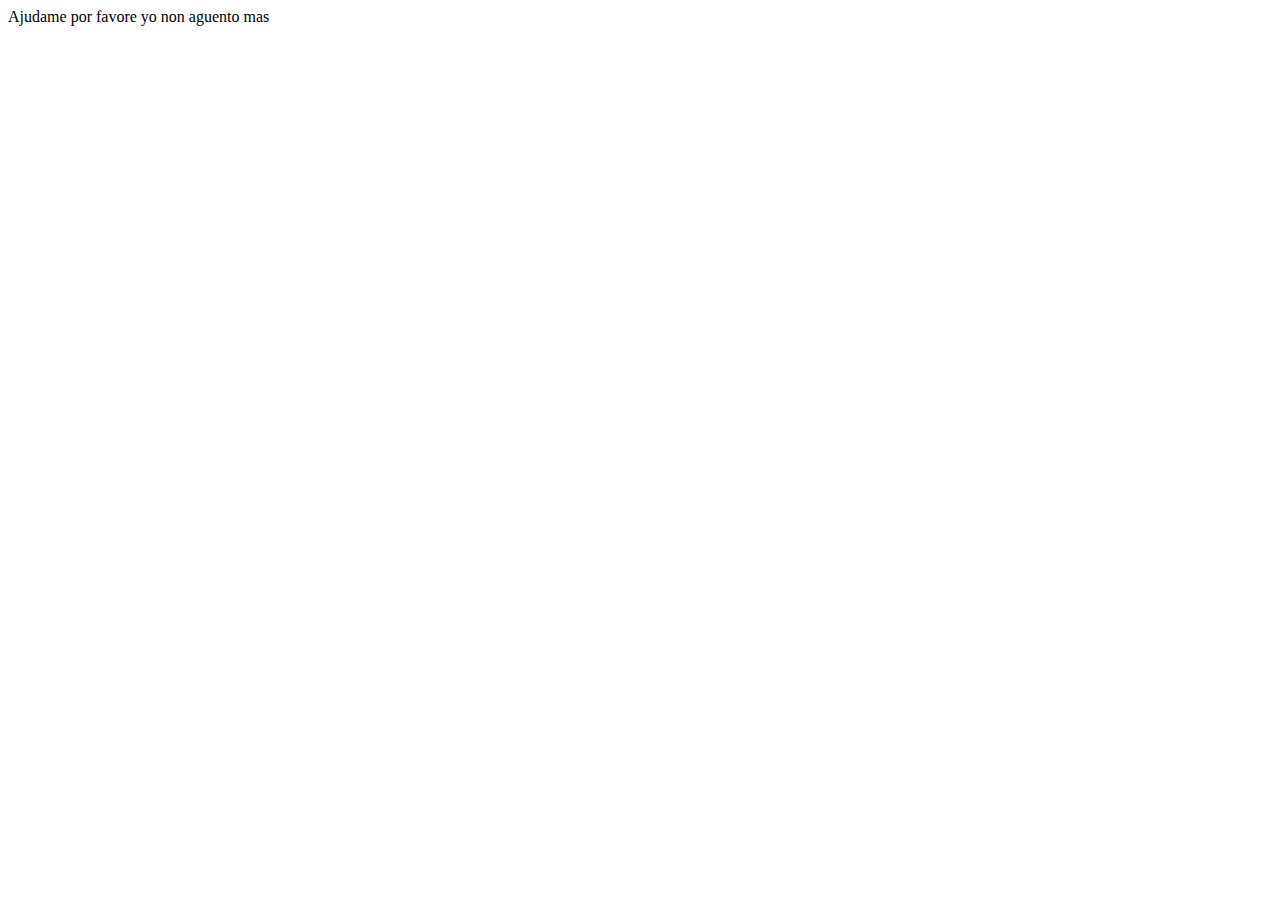
<file: dsfdsafdfsa/index.html>
<!DOCTYPE html>
<html lang="en">
<head>
    <meta charset="UTF-8">
    <meta name="viewport" content="width=device-width, initial-scale=1.0">
    <title>Document</title>
</head>
<body>
    Ajudame por favore yo non aguento mas
</body>
</html>
</file>
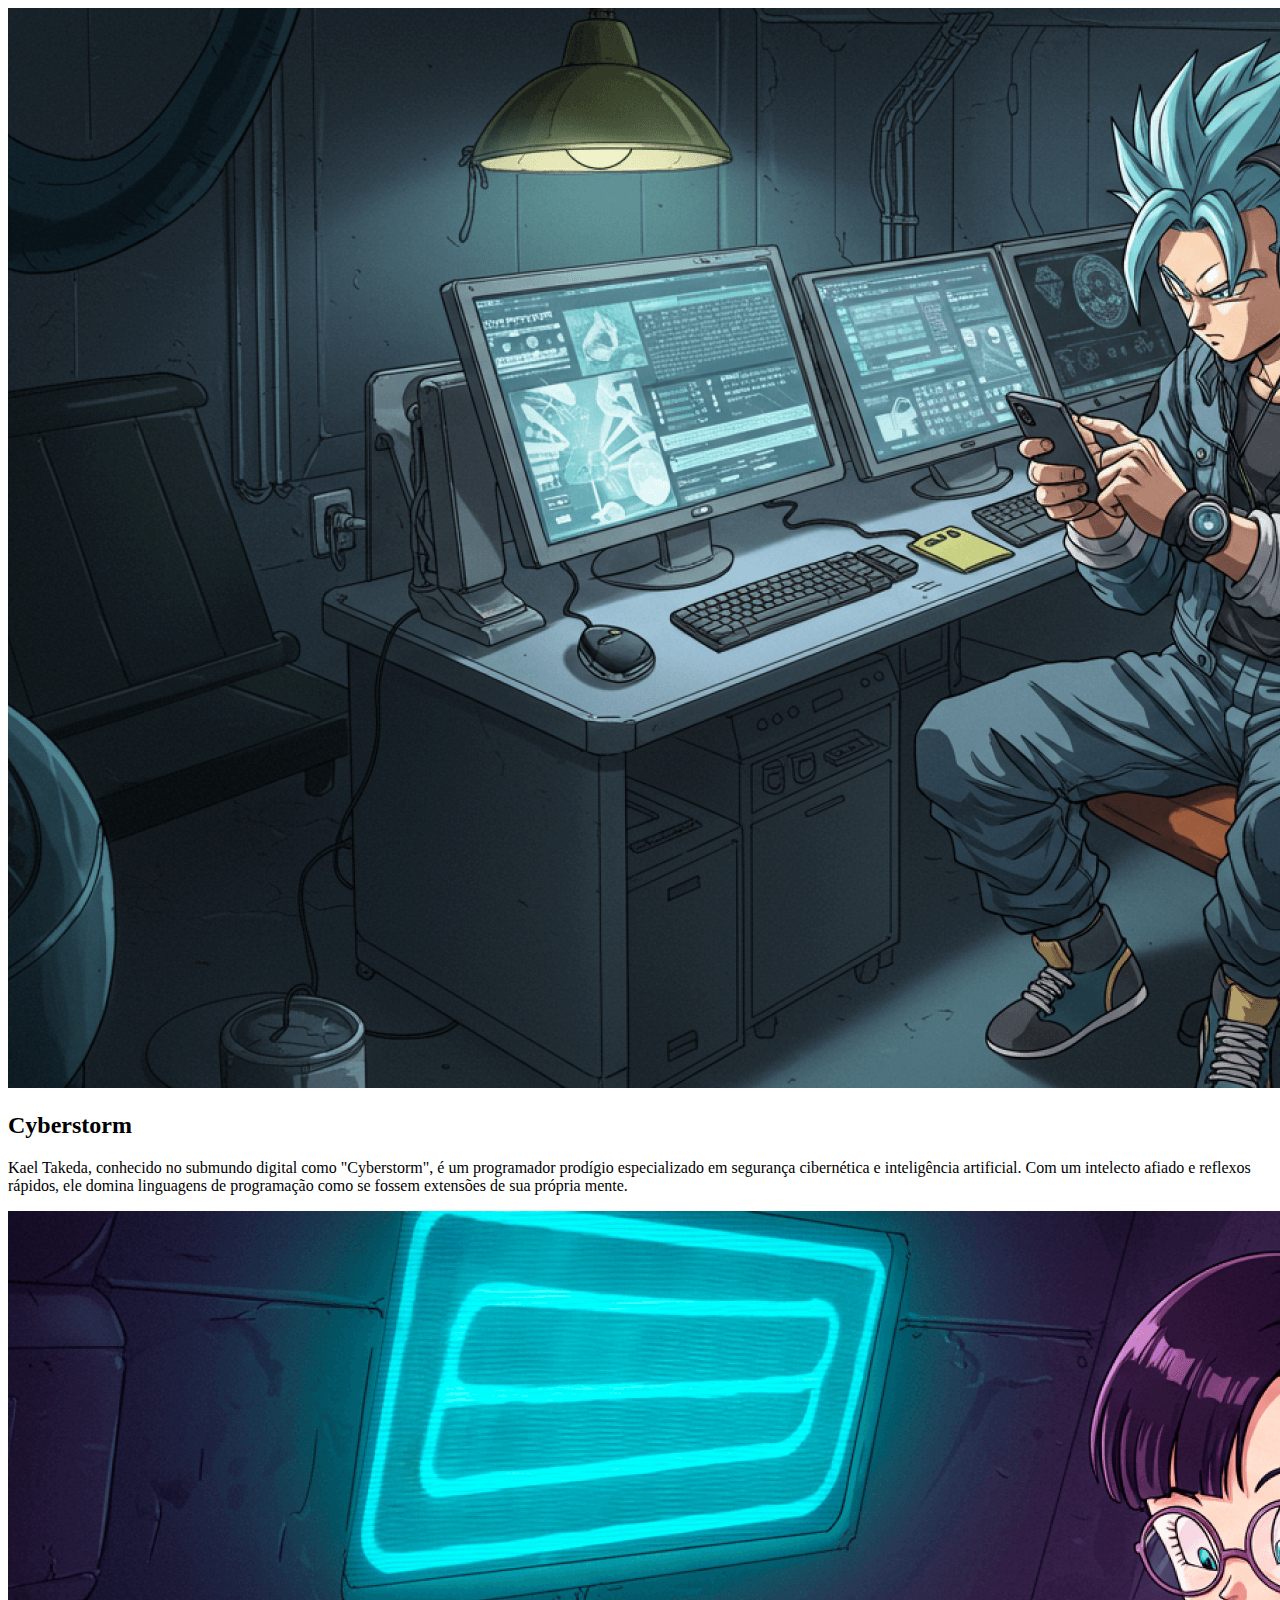
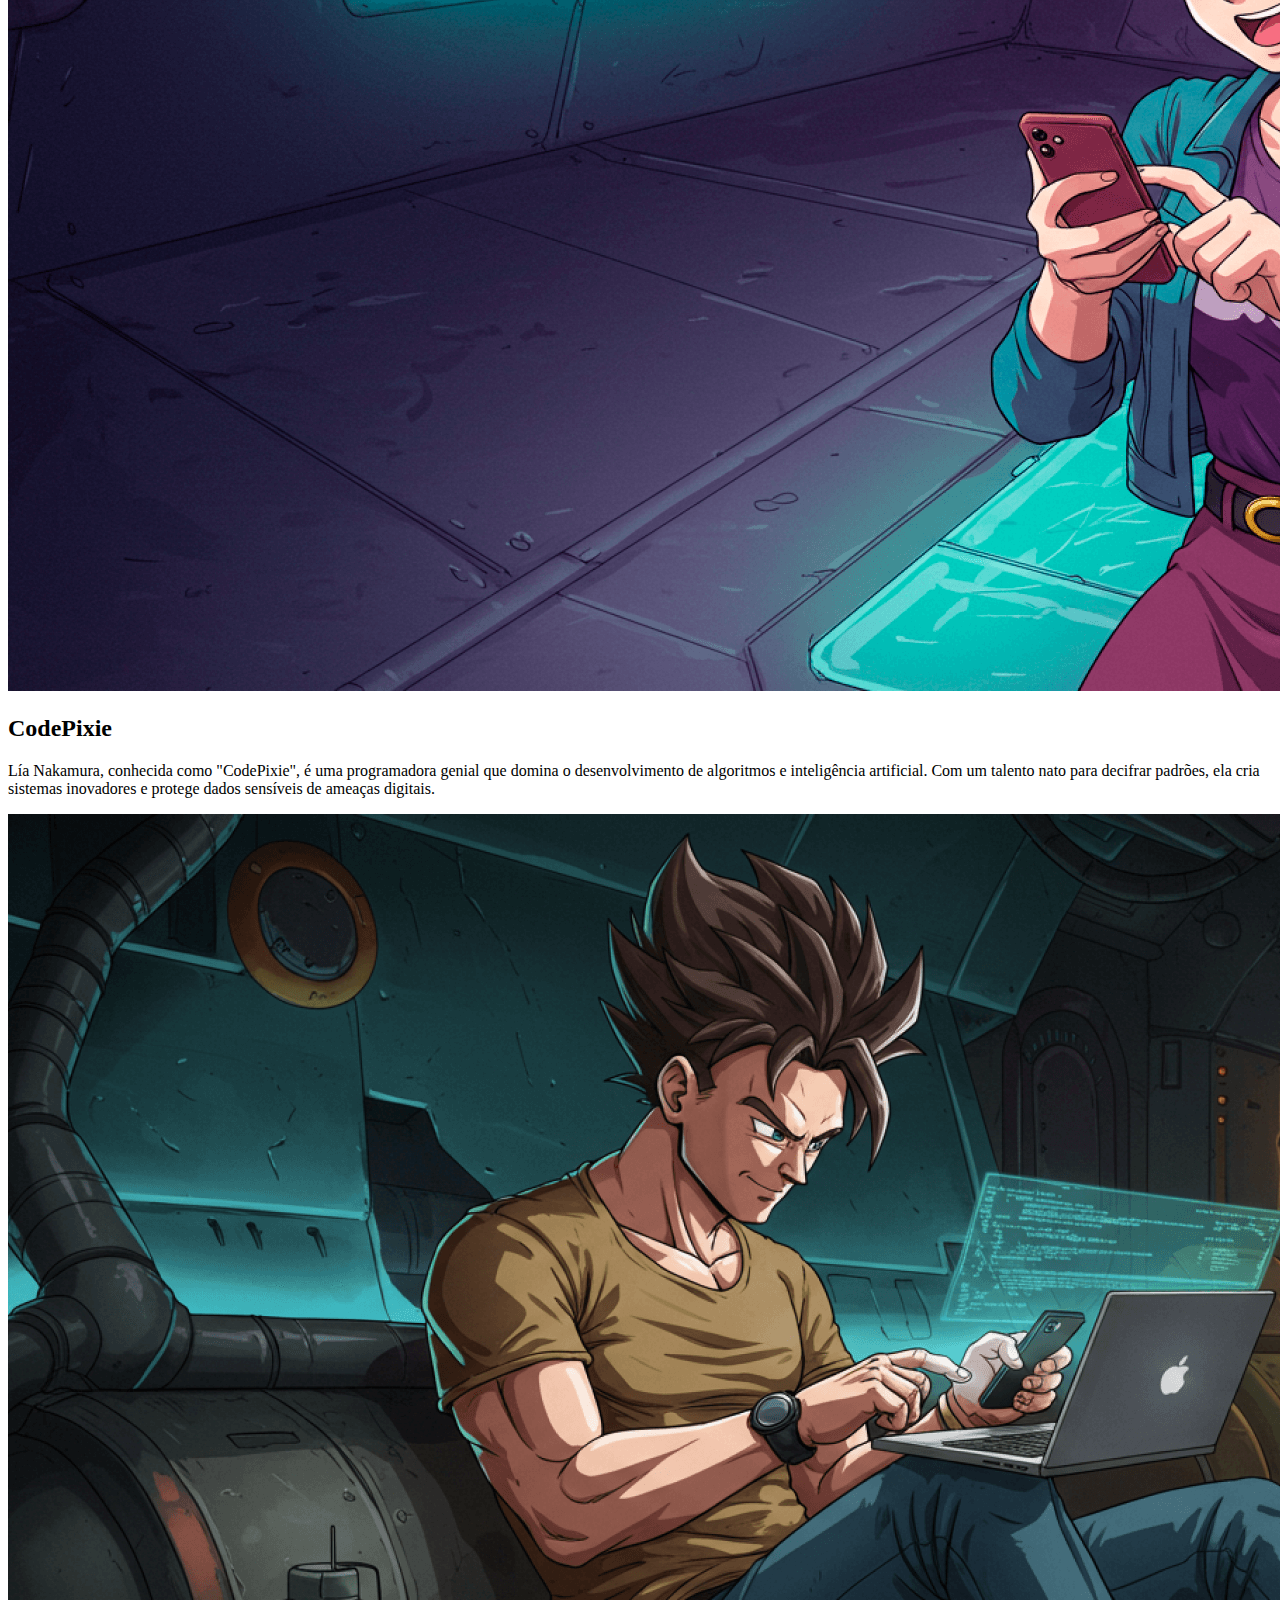
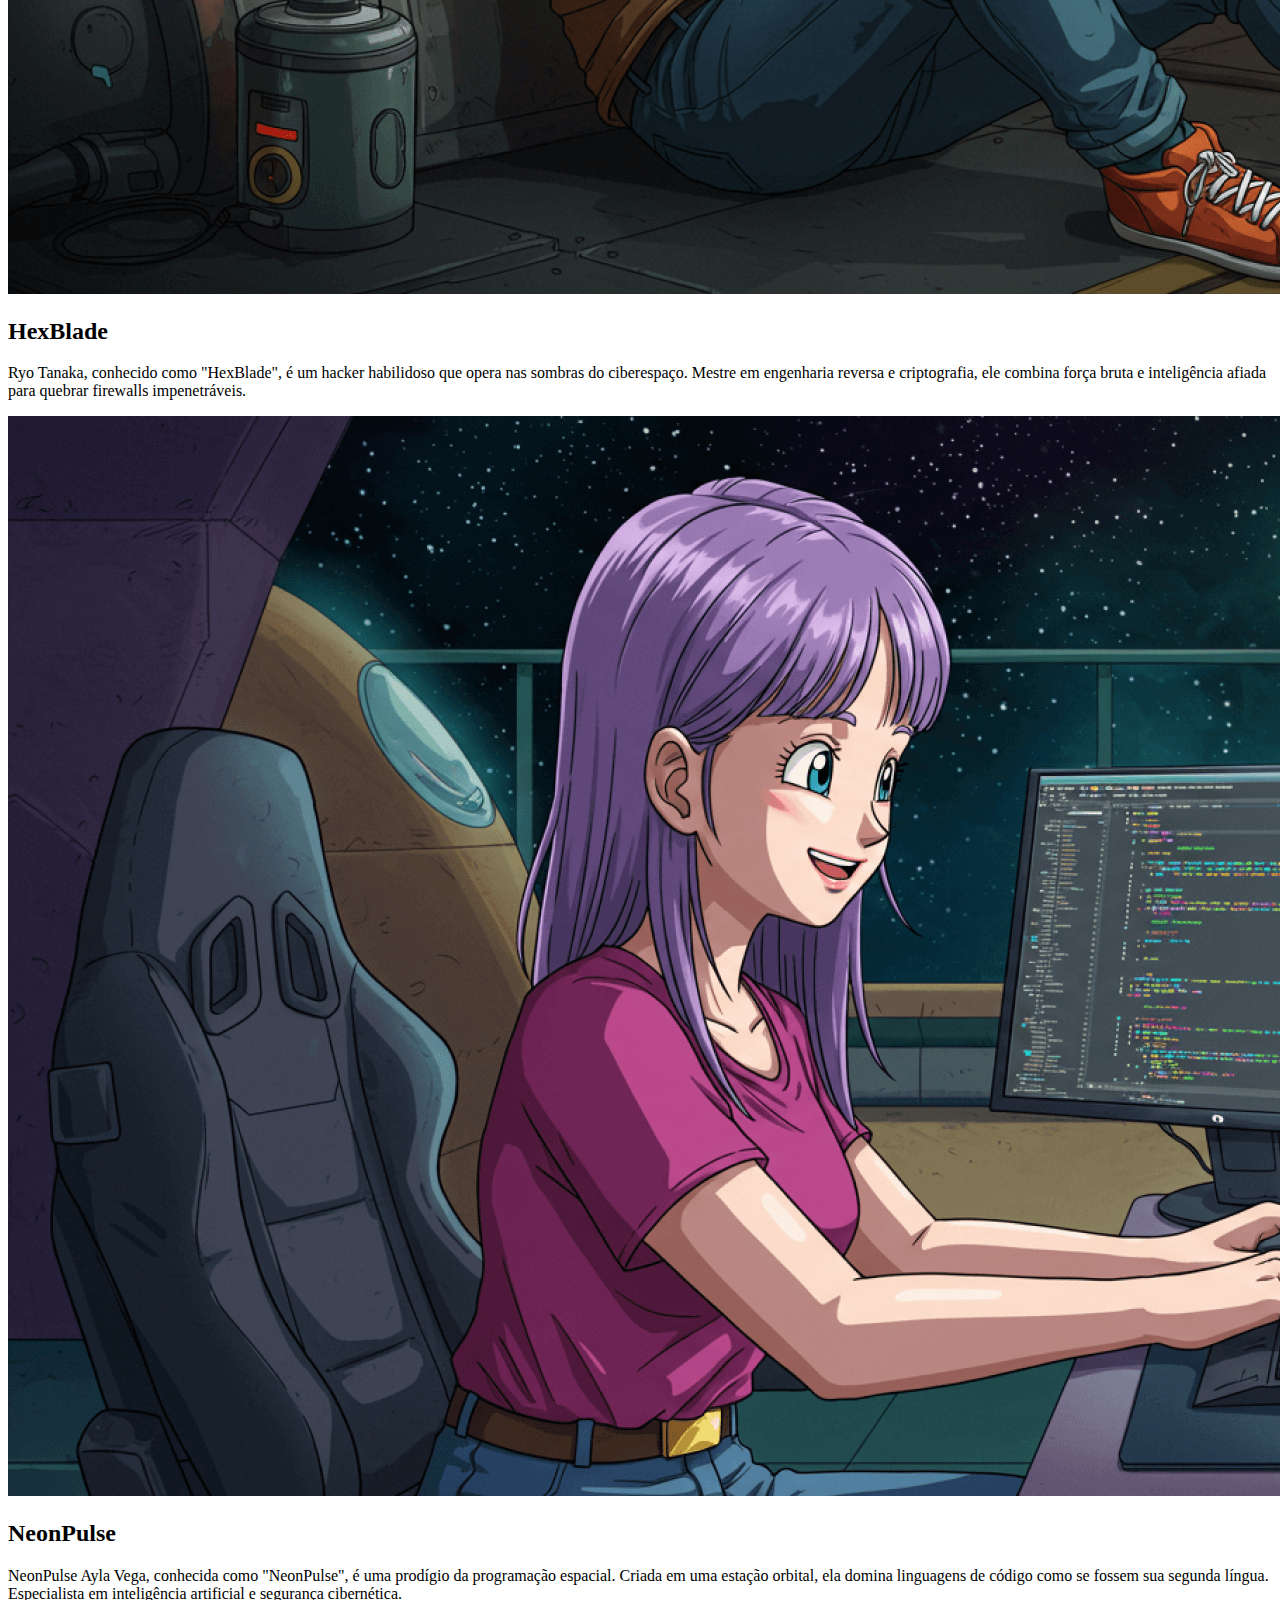
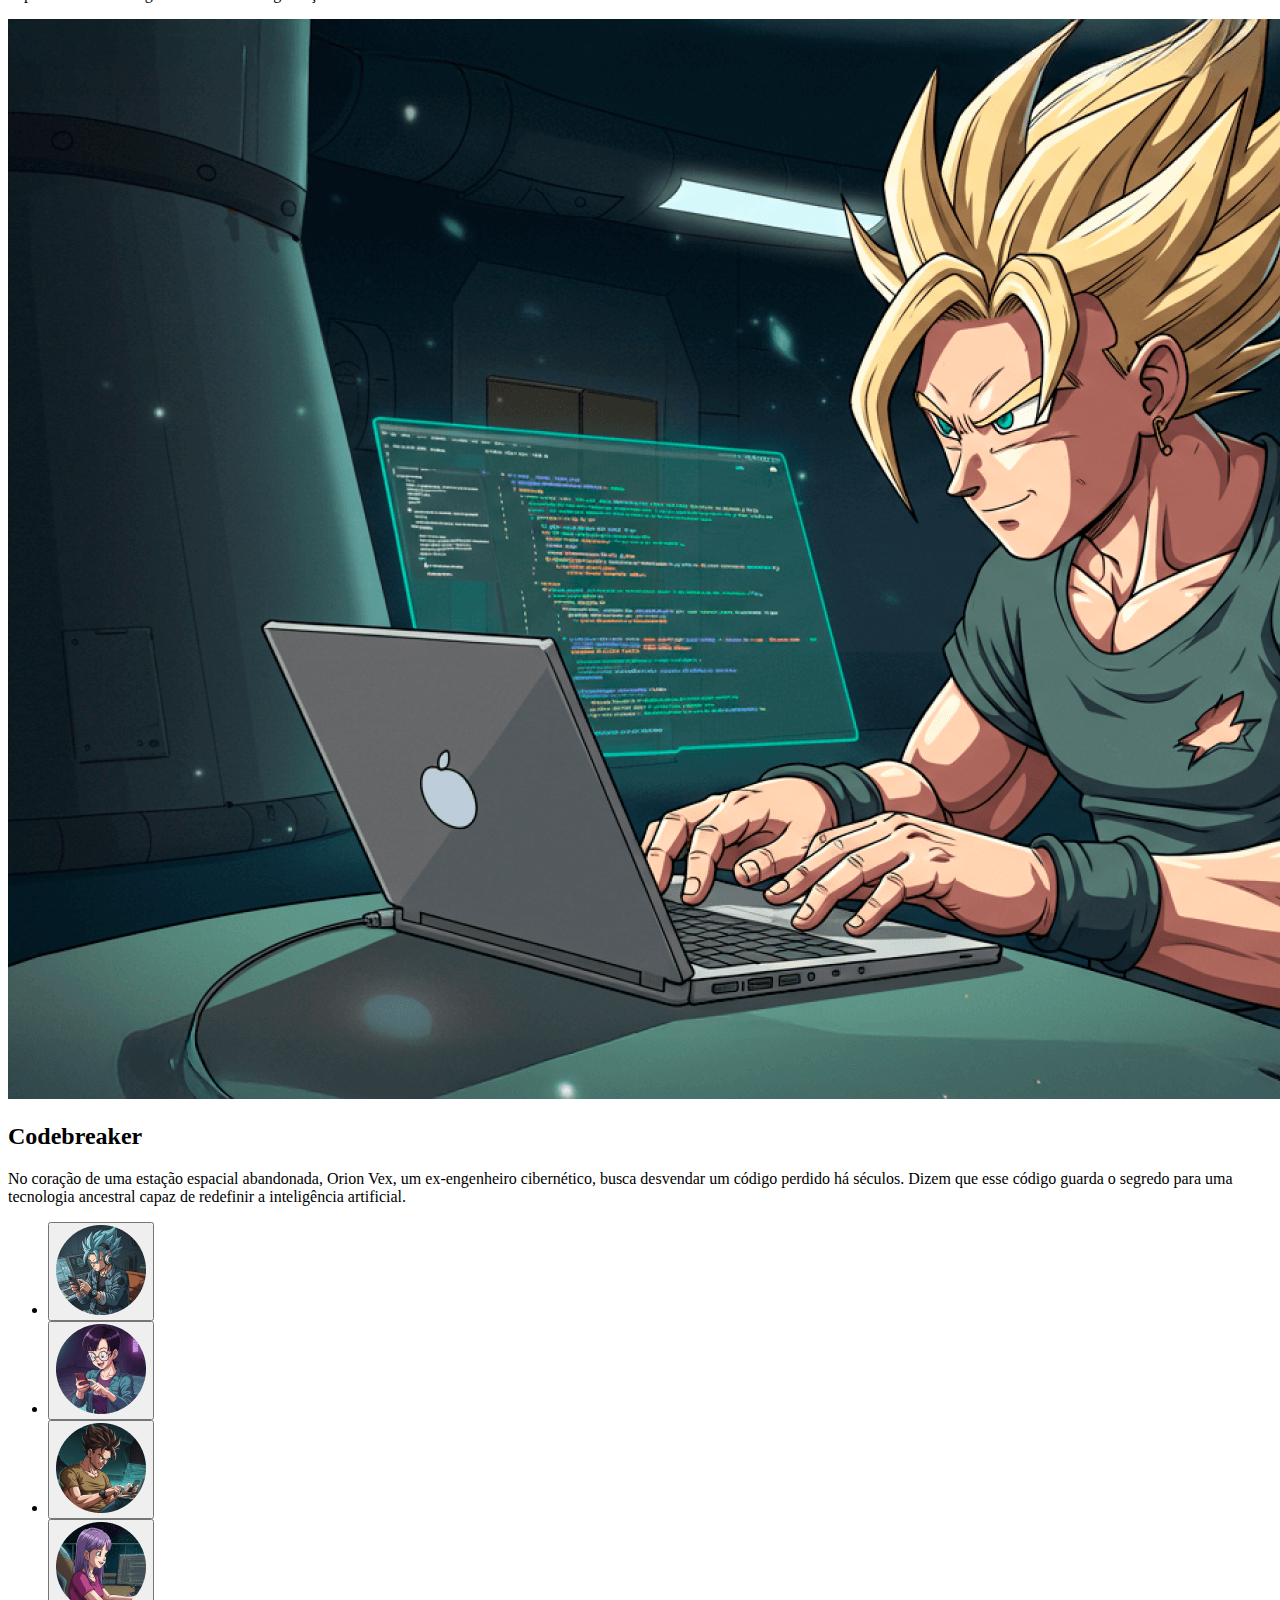
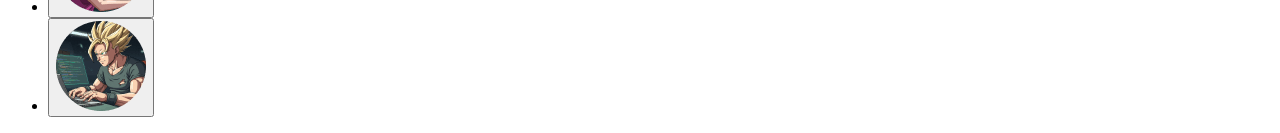
<file: projeto-dragon-ball/index.html>
<!DOCTYPE html>
<html lang="pt-BR">

<head>
    <meta charset="UTF-8">
    <meta name="viewport" content="width=device-width, initial-scale=1.0">
    <title>Semana do Zero ao Programador Contratado - Dragon Ball</title>
    <link rel="preconnect" href="https://fonts.googleapis.com">
    <link rel="preconnect" href="https://fonts.gstatic.com" crossorigin>
    <link
        href="https://fonts.googleapis.com/css2?family=Rubik:ital,wght@0,300..900;1,300..900&family=Secular+One&display=swap"
        rel="stylesheet">
</head>

<body>
    <main class="personagens">
        <div class="personagem selecionado">
            <picture>
                <source srcset="./src/imagens/bg-cyberstorm.png" media="(min-width: 768px)">
                <img class="imagem" src="./src/imagens/bg-cyberstorm-mobile.png" alt="Personagem Cyberstorm">
            </picture>
            <div class="conteudo">
                <h2 class="nome-personagem">Cyberstorm</h2>
                <p class="descricao">Kael Takeda, conhecido no submundo digital como "Cyberstorm", é um programador
                    prodígio especializado em segurança cibernética e inteligência artificial. Com um intelecto afiado e
                    reflexos rápidos, ele domina linguagens de programação como se fossem extensões de sua própria
                    mente.</p>
            </div>
        </div>
        <div class="personagem">
            <picture>
                <source srcset="./src/imagens/bg-codepixie.png" media="(min-width: 768px)" />
                <img class="imagem" src="./src/imagens/bg-codepixie-mobile.png" alt="Personagem CodePixie" />
            </picture>
            <div class="conteudo">
                <h2 class="nome-personagem">CodePixie</h2>
                <p class="descricao">Lía Nakamura, conhecida como "CodePixie", é uma programadora genial que domina o
                    desenvolvimento de algoritmos e inteligência artificial. Com um talento nato para decifrar padrões,
                    ela cria sistemas inovadores e protege dados sensíveis de ameaças digitais.</p>
            </div>
        </div>

        <div class="personagem">
            <picture>
                <source srcset="./src/imagens/bg-hexblade.png" media="(min-width: 768px)" />
                <img class="imagem" src="./src/imagens/bg-hexblade-mobile.png" alt="Personagem HexBlade" />
            </picture>
            <div class="conteudo">
                <h2 class="nome-personagem">HexBlade</h2>
                <p class="descricao">Ryo Tanaka, conhecido como "HexBlade", é um hacker habilidoso que opera nas sombras
                    do
                    ciberespaço. Mestre em engenharia reversa e criptografia, ele combina força bruta e inteligência
                    afiada para
                    quebrar firewalls impenetráveis.</p>
            </div>
        </div>
        <div class="personagem">
            <picture>
                <source srcset="./src/imagens/bg-neonpulse.png" media="(min-width: 768px)" />
                <img class="imagem" src="./src/imagens/bg-neonpulse-mobile.png" alt="Personagem NeonPulse" />
            </picture>
            <div class="conteudo">
                <h2 class="nome-personagem">NeonPulse</h2>
                <p class="descricao">NeonPulse
                    Ayla Vega, conhecida como "NeonPulse", é uma prodígio da programação espacial. Criada em uma estação
                    orbital, ela domina
                    linguagens de código como se fossem sua segunda língua. Especialista em inteligência artificial e
                    segurança cibernética.</p>
            </div>
        </div>

        <div class="personagem">
            <picture>
                <source srcset="./src/imagens/bg-codebreaker.png" media="(min-width: 768px)" />
                <img class="imagem" src="./src/imagens/bg-codebreaker-mobile.png" alt="Personagem Codebreaker" />
            </picture>
            <div class="conteudo">
                <h2 class="nome-personagem">Codebreaker</h2>
                <p class="descricao">No coração de uma estação espacial abandonada, Orion Vex, um ex-engenheiro
                    cibernético, busca desvendar um código perdido há séculos. Dizem que esse código guarda o segredo
                    para uma tecnologia ancestral capaz de redefinir a inteligência artificial.</p>
            </div>
        </div>
    </main>
    <ul class="botoes">
        <li>
            <button class="botao cyberstorm selecionado">
                <img src="./src/imagens/icone-cyberstorm.png" alt="Ícone Cyberstorm">
            </button>
        </li>
        <li>
            <button class="botao codepixie">
                <img src="./src/imagens/icone-codepixie.png" alt="Ícone CodePixie" />
            </button>
        </li>
        <li>
            <button class="botao hexblade">
                <img src="./src/imagens/icone-hexblade.png" alt="Ícone Hexblade" />
            </button>
        </li>
        <li>
            <button class="botao neonpulse">
                <img src="./src/imagens/icone-neonpulse.png" alt="Ícone Neonpulse" />
            </button>
        </li>
        <li>
            <button class="botao codebreaker">
                <img src="./src/imagens/icone-codebreaker.png" alt="Ícone Codebreaker" />
            </button>
        </li>
    </ul>
</body>

</html>
</file>
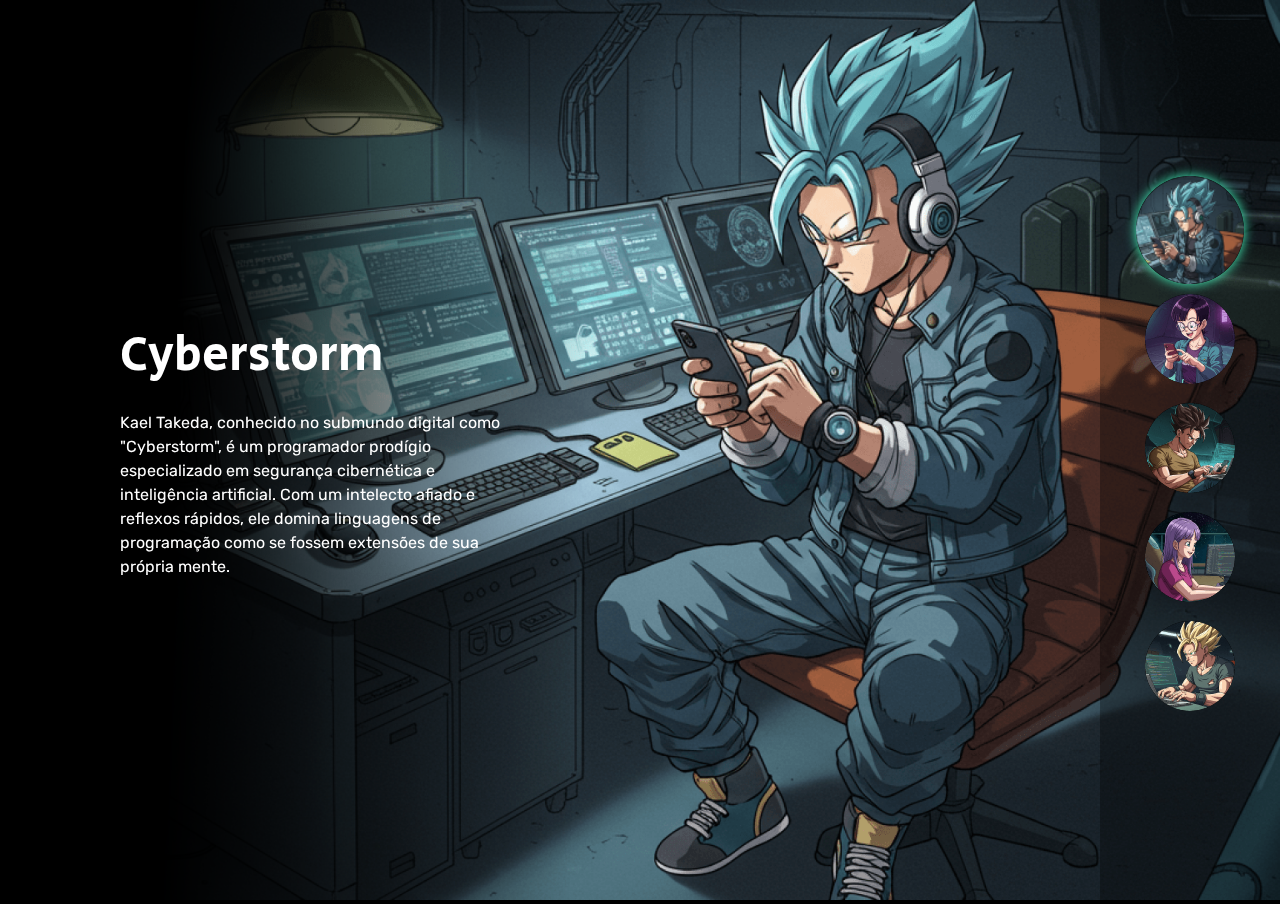
<file: Dev em Dobro/Projeto Dragon Ball/index.html>
<!DOCTYPE html>
<html lang="pt-br">

<head>
    <meta charset="UTF-8">
    <meta name="viewport" content="width=device-width, initial-scale=1.0">
    <title>Projeto Dragon Ball</title>
    <link rel="preconnect" href="https://fonts.googleapis.com">
    <link rel="preconnect" href="https://fonts.gstatic.com" crossorigin>
    <link
        href="https://fonts.googleapis.com/css2?family=Rubik:ital,wght@0,300..900;1,300..900&family=Secular+One&display=swap"
        rel="stylesheet">

    <link rel="stylesheet" href="./src/css/reset.css">
    <link rel="stylesheet" href="./src/css/styles.css">
</head>

<body>
    <main class="personagens">
        <div class="personagem selecionado">
            <picture>
                <source srcset="./src/Pics/bg-cyberstorm.png" media="(min-width: 768px)">
                <img class="imagem" src="./src/Pics/bg-cyberstorm-mobile.png" alt="Personagem Cyberstorm">
            </picture>
            <div class="conteudo">
                <h2 class="nome-personagem">Cyberstorm</h2>
                <p class="descricao">Kael Takeda, conhecido no submundo digital como "Cyberstorm", é um programador
                    prodígio especializado em segurança cibernética e inteligência artificial. Com um intelecto afiado e
                    reflexos rápidos, ele domina linguagens de programação como se fossem extensões de sua própria
                    mente.</p>
            </div>
        </div>
        <div class="personagem">
            <picture>
                <source srcset="./src/Pics/bg-codepixie.png" media="(min-width: 768px)" />
                <img class="imagem" src="./src/Pics/bg-codepixie-mobile.png" alt="Personagem CodePixie" />
            </picture>
            <div class="conteudo">
                <h2 class="nome-personagem">CodePixie</h2>
                <p class="descricao">Lía Nakamura, conhecida como "CodePixie", é uma programadora genial que domina o
                    desenvolvimento de algoritmos e inteligência artificial. Com um talento nato para decifrar padrões,
                    ela cria sistemas inovadores e protege dados sensíveis de ameaças digitais.</p>
            </div>
        </div>

        <div class="personagem">
            <picture>
                <source srcset="./src/Pics/bg-hexblade.png" media="(min-width: 768px)" />
                <img class="imagem" src="./src/Pics/bg-hexblade-mobile.png" alt="Personagem HexBlade" />
            </picture>
            <div class="conteudo">
                <h2 class="nome-personagem">HexBlade</h2>
                <p class="descricao">Ryo Tanaka, conhecido como "HexBlade", é um hacker habilidoso que opera nas sombras
                    do
                    ciberespaço. Mestre em engenharia reversa e criptografia, ele combina força bruta e inteligência
                    afiada para
                    quebrar firewalls impenetráveis.</p>
            </div>
        </div>
        <div class="personagem">
            <picture>
                <source srcset="./src/Pics/bg-neonpulse.png" media="(min-width: 768px)" />
                <img class="imagem" src="./src/Pics/bg-neonpulse-mobile.png" alt="Personagem NeonPulse" />
            </picture>
            <div class="conteudo">
                <h2 class="nome-personagem">NeonPulse</h2>
                <p class="descricao">NeonPulse
                    Ayla Vega, conhecida como "NeonPulse", é uma prodígio da programação espacial. Criada em uma estação
                    orbital, ela domina
                    linguagens de código como se fossem sua segunda língua. Especialista em inteligência artificial e
                    segurança cibernética.</p>
            </div>
        </div>

        <div class="personagem">
            <picture>
                <source srcset="./src/Pics/bg-codebreaker.png" media="(min-width: 768px)" />
                <img class="imagem" src="./src/Pics/bg-codebreaker-mobile.png" alt="Personagem Codebreaker" />
            </picture>
            <div class="conteudo">
                <h2 class="nome-personagem">Codebreaker</h2>
                <p class="descricao">No coração de uma estação espacial abandonada, Orion Vex, um ex-engenheiro
                    cibernético, busca desvendar um código perdido há séculos. Dizem que esse código guarda o segredo
                    para uma tecnologia ancestral capaz de redefinir a inteligência artificial.</p>
            </div>
        </div>
    </main>

    <ul class="botoes">
        <li>
            <button class="botao cyberstorm selecionado">
                <img src="./src/Pics/icone-cyberstorm.png" alt="Ícone Cyberstorm" />
            </button>
        </li>
        <li>
            <button class="botao codepixie">
                <img src="./src/Pics/icone-codepixie.png" alt="Ícone CodePixie" />
            </button>
        </li>
        <li>
            <button class="botao hexblade">
                <img src="./src/Pics/icone-hexblade.png" alt="Ícone Hexblade" />
            </button>
        </li>
        <li>
            <button class="botao neonpulse">
                <img src="./src/Pics/icone-neonpulse.png" alt="Ícone Neonpulse" />
            </button>
        </li>
        <li>
            <button class="botao codebreaker">
                <img src="./src/Pics/icone-codebreaker.png" alt="Ícone Codebreaker" />
            </button>
        </li>
    </ul>
</body>

</html>
</file>
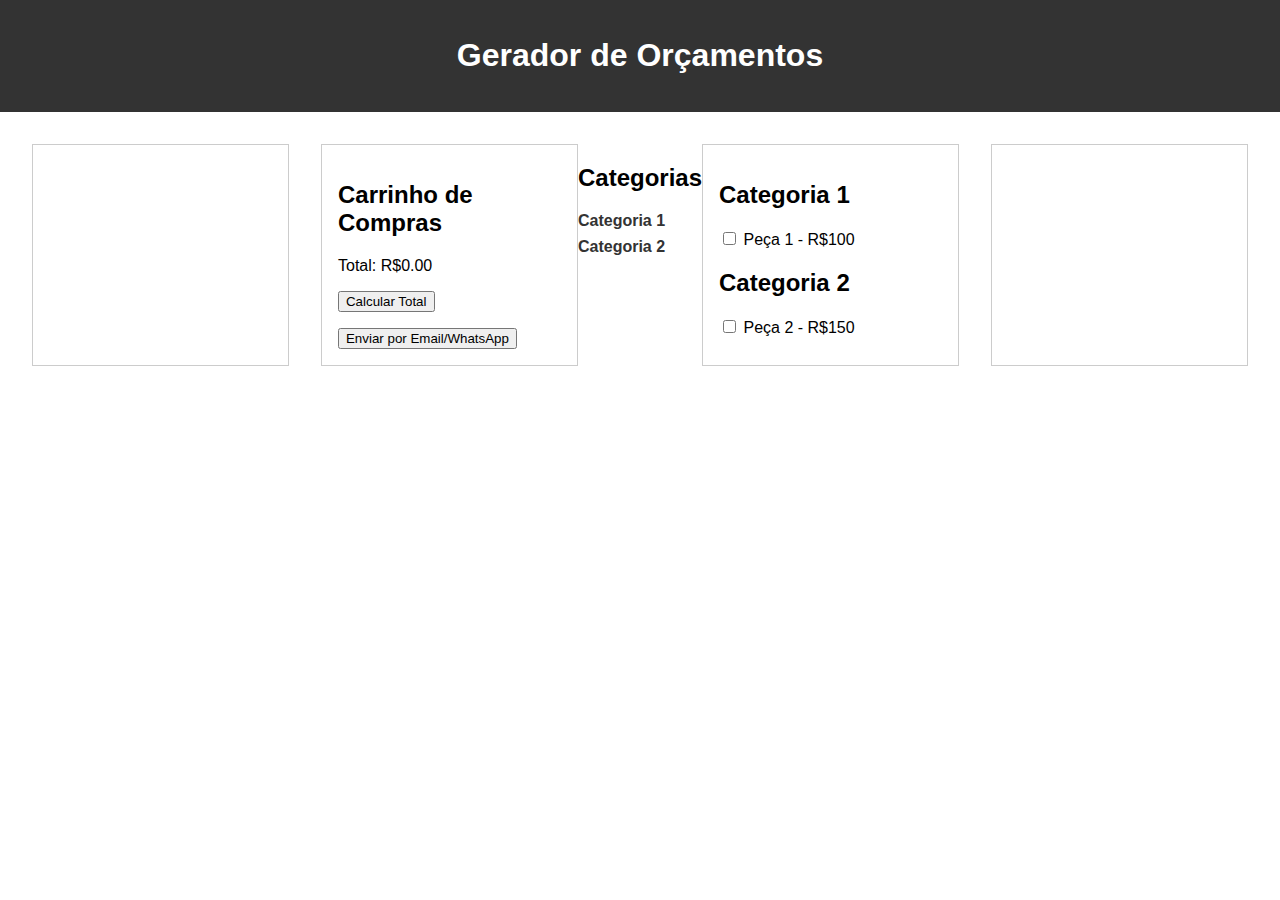
<file: projeto/eficilux segundo/index.html>
<!DOCTYPE html>
<html lang="en">
<head>
    <meta charset="UTF-8">
    <meta name="viewport" content="width=device-width, initial-scale=1.0">
    <title>Gerador de Orçamentos</title>
    <link rel="stylesheet" href="styles.css">
</head>
<body>
    <header>
        <h1>Gerador de Orçamentos</h1>
    </header>
    <main>
        <section id="parts-list">
            <!-- Aqui você teria uma lista de peças com checkboxes -->
        </section>
        <section id="cart">
            <h2>Carrinho de Compras</h2>
            <ul id="cart-items">
                <!-- Itens do carrinho seriam listados aqui -->
            </ul>
            <p id="total">Total: R$0.00</p>
            <button id="calculate-button">Calcular Total</button>
            <button id="submit-button">Enviar por Email/WhatsApp</button>
        </section>

    <section id="categories">
        <h2>Categorias</h2>
        <ul>
            <li><a href="#category-1">Categoria 1</a></li>
            <li><a href="#category-2">Categoria 2</a></li>
            <!-- Adicione mais categorias aqui -->
        </ul>
    </section>
    <section id="parts-list">
        <!-- Categoria 1 -->
        <h2 id="category-1">Categoria 1</h2>
        <div class="part">
            <input type="checkbox" id="part-1" data-name="Peça 1" data-price="100">
            <label for="part-1">Peça 1 - R$100</label>
        </div>
        <!-- Adicione mais peças da Categoria 1 aqui -->
        
        <!-- Categoria 2 -->
        <h2 id="category-2">Categoria 2</h2>
        <div class="part">
            <input type="checkbox" id="part-2" data-name="Peça 2" data-price="150">
            <label for="part-2">Peça 2 - R$150</label>
        </div>
        <!-- Adicione mais peças da Categoria 2 aqui -->
        
        <!-- Adicione mais categorias com suas peças aqui -->
    </section>
    <section id="cart">
        <!-- ... (código anterior) ... -->
    </section>

    </main>
    <script src="script.js"></script>
</body>
</html>
</file>
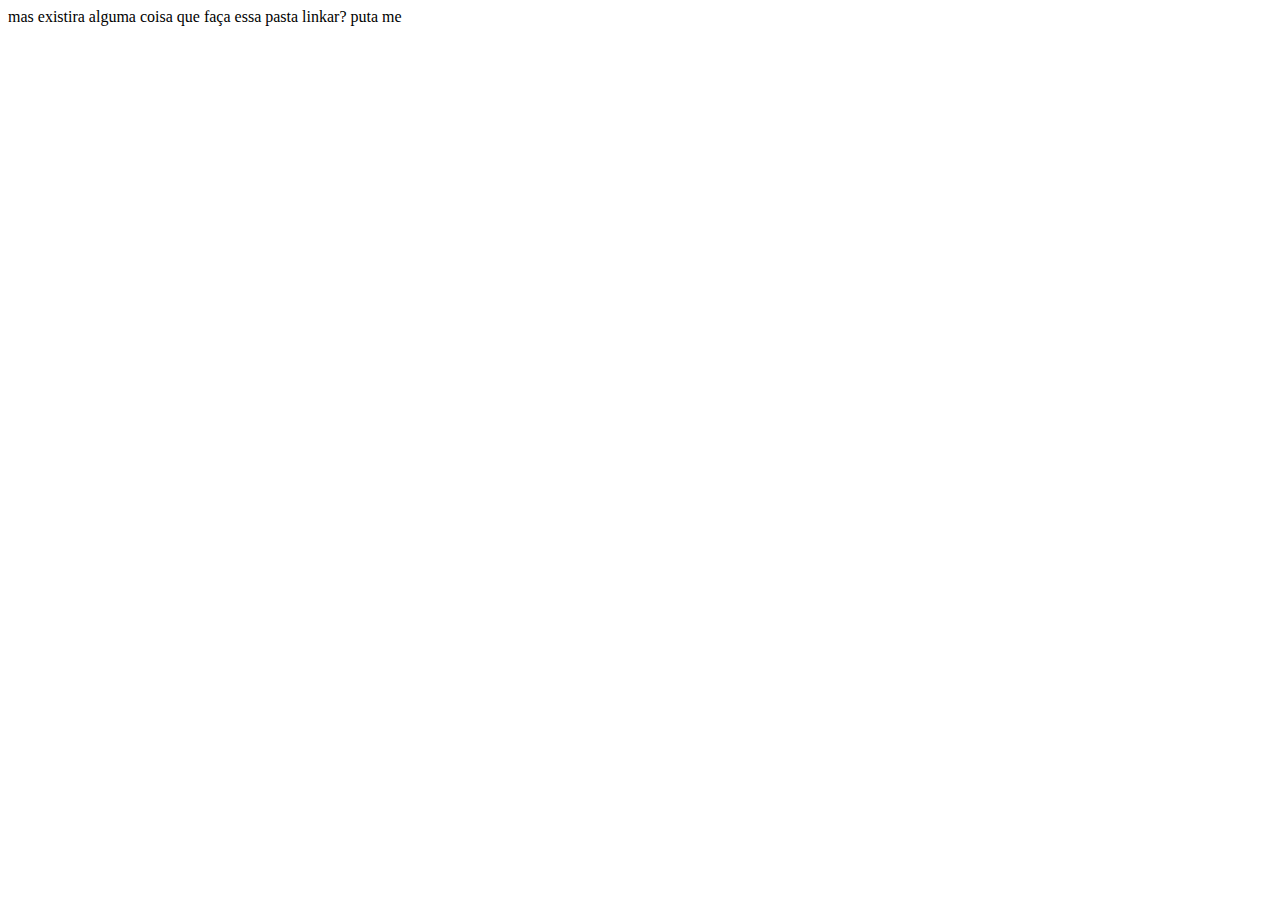
<file: locura/seila.html>
<!DOCTYPE html>
<html lang="en">
<head>
    <meta charset="UTF-8">
    <meta name="viewport" content="width=device-width, initial-scale=1.0">
    <title>Document</title>
</head>
<body>
    mas existira alguma coisa que faça essa pasta linkar?
    puta me
</body>
</html>
</file>
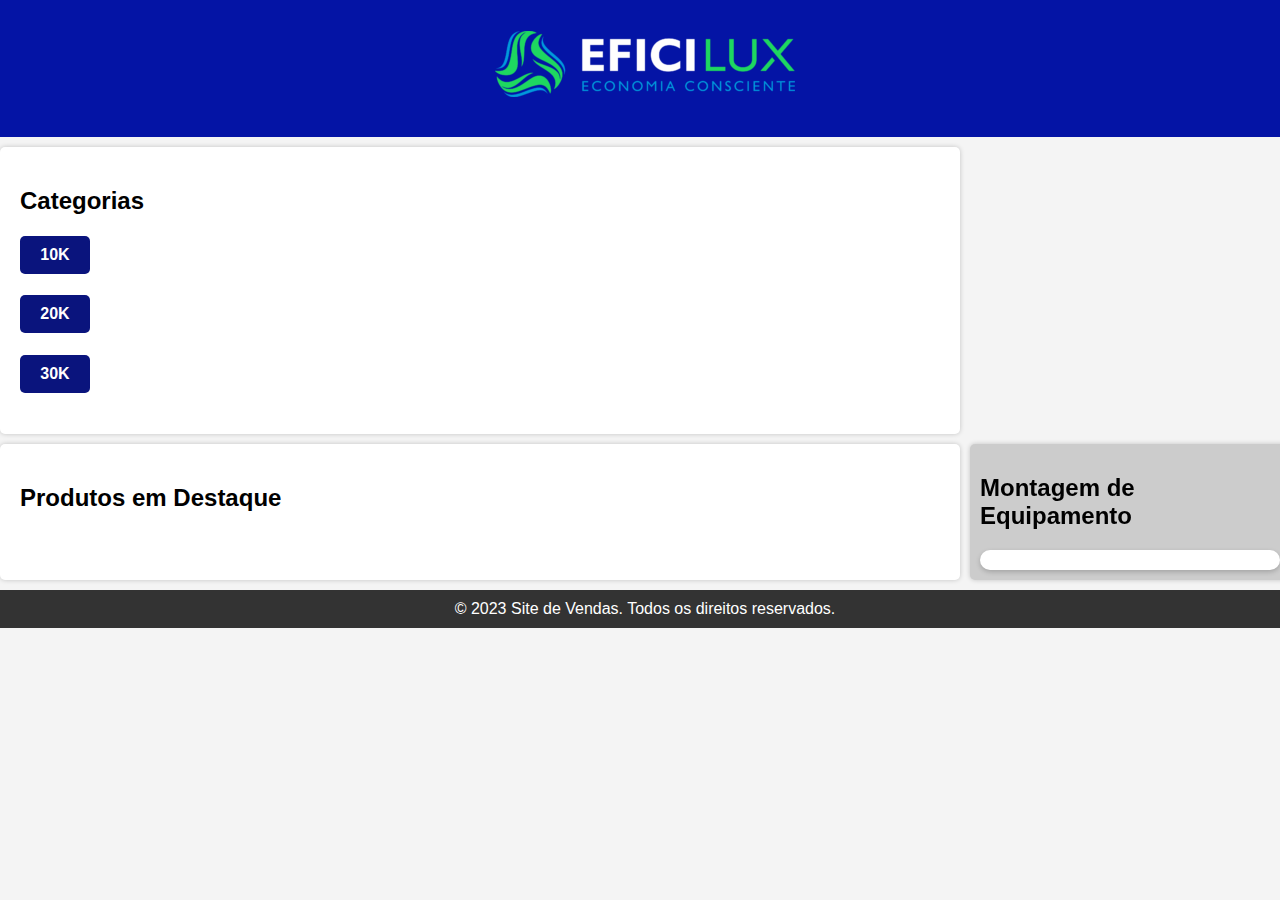
<file: projeto/eficilux/eficilux.html>
<!DOCTYPE html>
<html lang="en">
<head>
  <meta charset="UTF-8">
  <meta name="viewport" content="width=device-width, initial-scale=1.0">
  <title>Catálogo</title>
  <link rel="stylesheet" href="styles.css">
</head>
<body>
  <header>
    <h1><img src="./imgs/Logo-Eficilux-economia-300x66.png" alt="Logo"></h1>
  </header>
  <section id="categoriasSection">
    <h2>Categorias</h2>
    <div class="categoria-list">
        <h4 class="button category-button" data-category="10K">10K</h4>
          <div class="opt-hidden" id="opt-10K">
              <div class="opt-items">
                  <!-- Conteúdo da categoria 10K -->
              </div>
          </div>
        <h4 class="button category-button" data-category="20K">20K</h4>
          <div class="opt-hidden" id="opt-20K">
            <div class="opt-items">
              <!-- Conteúdo da categoria 20K -->
            </div>
        </div>
        <h4 class="button category-button" data-category="30K">30K</h4>
          <div class="opt-hidden" id="opt-30K">
            <div class="opt-items">
              <!-- Conteúdo da categoria 30K -->
            </div>
          </div>
    </div>
</section>
  <section id="produtosSection">
    <h2>Produtos em Destaque</h2>
    <div class="product-list">
      <!-- Produtos serão adicionados aqui via JavaScript -->
    </div>
  </section>
  <div class="cart">
    <h2>Montagem de Equipamento</h2>
    <div class="cart-items">
      <!-- Itens do carrinho serão adicionados aqui via JavaScript -->
    </div>
  </div>
  <footer>
    &copy; 2023 Site de Vendas. Todos os direitos reservados.
  </footer>
  <script src="scripts.js"></script>
</body>
</html>
</file>
<file: Dev em Dobro/Projeto Dragon Ball/src/css/styles.css>
body{
    background-color: #000000;
    overflow: hidden;
}

main::after{
    content: '';
    position: fixed;
    top: 0;
    left: 0;

    min-height: 100vh;
    width: 80vh;
    background-color: #000000;

    background: linear-gradient(92deg,#000 25%, 
    rgba(0,0,0,0) 80%) no-repeat;
}

main .personagem {
    display: none;
    height: 100vh;
}

main .personagem.selecionado{
    display: block;
}

main .personagem .imagem{
    width: 100%;
    height: 100%;
    object-fit: cover;
}

.conteudo {
    background-color: none;
    position: absolute;
    top: 0;
    left: 120px;

    display: flex;
    flex-direction: column;
    justify-content: center;
    height: 100vh;
    max-width: 380px;
    z-index: 1;
}

.conteudo .nome-personagem{
    color: #ffffff;
    font-size: 48px;
    font-family: "Secular One";
    font-weight: 400;
    margin-bottom: 20px;
}

.conteudo .descricao{
    color: #ffffff;
    font-family: "Rubik";
    line-height: 24px;
    font-size: 16px;
}

.botoes{
    background-color: rgba(0,0,0, 0.3);
    position: fixed;
    top: 0;
    right: 0;
    width: 180px;
    display: flex;
    flex-direction: column;
    align-items: center;
    justify-content: center;
    min-height: 100vh;
    gap: 15px;
}

.botoes .botao {
    border: none;
    background-color: #000000;
    width: 90px;
    height: 90px;
    cursor: pointer;
    transition: transform 0.3s ease;
    border-radius: 50%;
}

.botoes .botao img{
    border-radius: 50%;
}

.botoes .botao.selecionado{
    transform: scale(1.2);
}

.botoes .botao.cyberstorm.selecionado{
    box-shadow: 0 0 10px #47FFC5;
}

.botoes .botao.codepixie.selecionado{
    box-shadow: 0 0 10px #9747FF;
}

.botoes .botao.hexblade.selecionado{
    box-shadow: 0 0 10px #FFA947;
}

.botoes .botao.neonpulse.selecionado{
    box-shadow: 0 0 10px #E4309A;
}

.botoes .botao.codebreaker.selecionado{
    box-shadow: 0 0 10px #FFF047;
}
</file>
<file: projeto/eficilux segundo/styles.css>
body {
    font-family: Arial, sans-serif;
    margin: 0;
    padding: 0;
}

header {
    background-color: #333;
    color: #fff;
    text-align: center;
    padding: 1rem;
}

main {
    display: flex;
    justify-content: space-around;
    padding: 2rem;
}

#parts-list, #cart {
    flex: 1;
    padding: 1rem;
    border: 1px solid #ccc;
}

#cart {
    margin-left: 2rem;
}

#cart-items {
    list-style: none;
    padding: 0;
}

button {
    display: block;
    margin-top: 1rem;
}


#categories ul {
    list-style: none;
    padding: 0;
}

#categories li {
    margin-bottom: 0.5rem;
}

#categories a {
    text-decoration: none;
    color: #333;
    font-weight: bold;
    transition: color 0.3s;
}

#categories a:hover {
    color: #555;
}

.part {
    margin-bottom: 0.5rem;
}
</file>
<file: projeto/eficilux/styles.css>
body {
  font-family: Arial, sans-serif;
  margin: 0;
  padding: 0;
  background-color: #f4f4f4;
  display: grid;
  grid-template-columns: 75% 25%;
  grid-template-rows: auto;
  grid-gap: 10px;
}

header, nav {
  background-color: #0414a5;
  color: #fff;
  text-align: center;
  padding: 10px;
  grid-column: 1 / span 2;
}

nav {
  background-color: #1b2ccd;
  padding: 5px;
  grid-column: 1 / span 2;
}

section {
  padding: 20px;
  background-color: #fff;
  border-radius: 5px;
  box-shadow: 0px 0px 5px rgba(0, 0, 0, 0.2);
  grid-column: 1;
}

.product-list {
  display: flex;
  flex-wrap: wrap;
  gap: 20px;
}

.product {
  background-color: #fff;
  border-radius: 5px;
  padding: 10px;
  box-shadow: 0px 2px 5px rgba(0, 0, 0, 0.2);
  width: calc(33.33% - 20px);
}

.product img {
  max-width: 100%;
  height: auto;
}

.cart {
  position: sticky;
  top: 10%;
  padding: 10px;
  background-color: #ccc;
  border-radius: 5px;
  box-shadow: 0px 0px 5px rgba(0, 0, 0, 0.2);
  max-height: calc(90vh - 20px);
  overflow-y: auto;
  grid-column: 2;
}

.cart .cart-items {
  background-color: #fff;
  border-radius: 10px;
  padding: 10px;
  box-shadow: 0px 2px 5px rgba(0, 0, 0, 0.2);
}

footer {
  text-align: center;
  padding: 10px;
  background-color: #333;
  color: #fff;
  grid-column: 1 / span 2;
}

.navbar {
  display: flex;
  justify-content: space-around;
}

.navbar .dropdown {
  position: relative;
}

.navbar .dropdown button {
  color: #fff;
  background-color: #444;
  border: none;
  padding: 10px 15px;
  cursor: pointer;
}

.submenu {
  display: none;
  position: absolute;
  background-color: #555;
  width: 150px;
  top: 100%;
  left: 0;
  border-radius: 5px;
  box-shadow: 0px 2px 5px rgba(0, 0, 0, 0.2);
}

.navbar .dropdown:hover .submenu {
  display: block;
}

.submenu a {
  display: block;
  padding: 10px;
  color: #fff;
  text-decoration: none;
}

.submenu a:hover {
  background-color: #666;
}

/* Estilize o botão de categorias */
button#categoriasButton {
  color: #fff;
  background-color: #444;
  border: none;
  padding: 10px 15px;
  cursor: pointer;
  font-size: 16px;
  transition: background-color 0.3s;
}

button#categoriasButton:hover {
  background-color: #555;
}

h4{
  width: 30px;
  border:solid 1px;
  border-radius: 5px;
  text-align: center;
}

.button {
  padding: 10px 20px;
  background-color: #0a147d;
  color: white;
  border: none;
  cursor: pointer;
  border-radius: 5px;
  transition: background-color 0.3s ease;
}

.button:hover {
  background-color: #2980b9;
}

.product {
  border: 1px solid #ddd;
  padding: 10px;
  margin-bottom: 10px;
}

.info-button {
  background-color: #3498db;
  color: white;
  border: none;
  cursor: pointer;
  padding: 5px 10px;
  border-radius: 3px;
}

.product-info {
  display: none;
  background-color: #f9f9f9;
  padding: 10px;
  border: 1px solid #ccc;
  margin-top: 10px;
}

.hidden {
  display: none;
}

.category-info {
  display: none;
  background-color: #f9f9f9;
  padding: 10px;
  border: 1px solid #ccc;
  margin-top: 10px;
}

.show {
  display: block;
}

.opt {
  position: sticky;
  top: 10%;
  padding: 10px;
  background-color: #ccc;
  border-radius: 5px;
  box-shadow: 0px 0px 5px rgba(0, 0, 0, 0.2);
  max-height: calc(90vh - 20px);
  overflow-y: auto;
}

.opt-hidden {
  position: sticky;
  top: 10%;
  padding: 10px;
  background-color: #ccc;
  border-radius: 5px;
  box-shadow: 0px 0px 5px rgba(0, 0, 0, 0.2);
  max-height: calc(90vh - 20px);
  overflow-y: auto;
  display: none;
}

.opt .opt-items {
  background-color: #fff;
  border-radius: 10px;
  padding: 10px;
  box-shadow: 0px 2px 5px rgba(0, 0, 0, 0.2);
}
</file>
